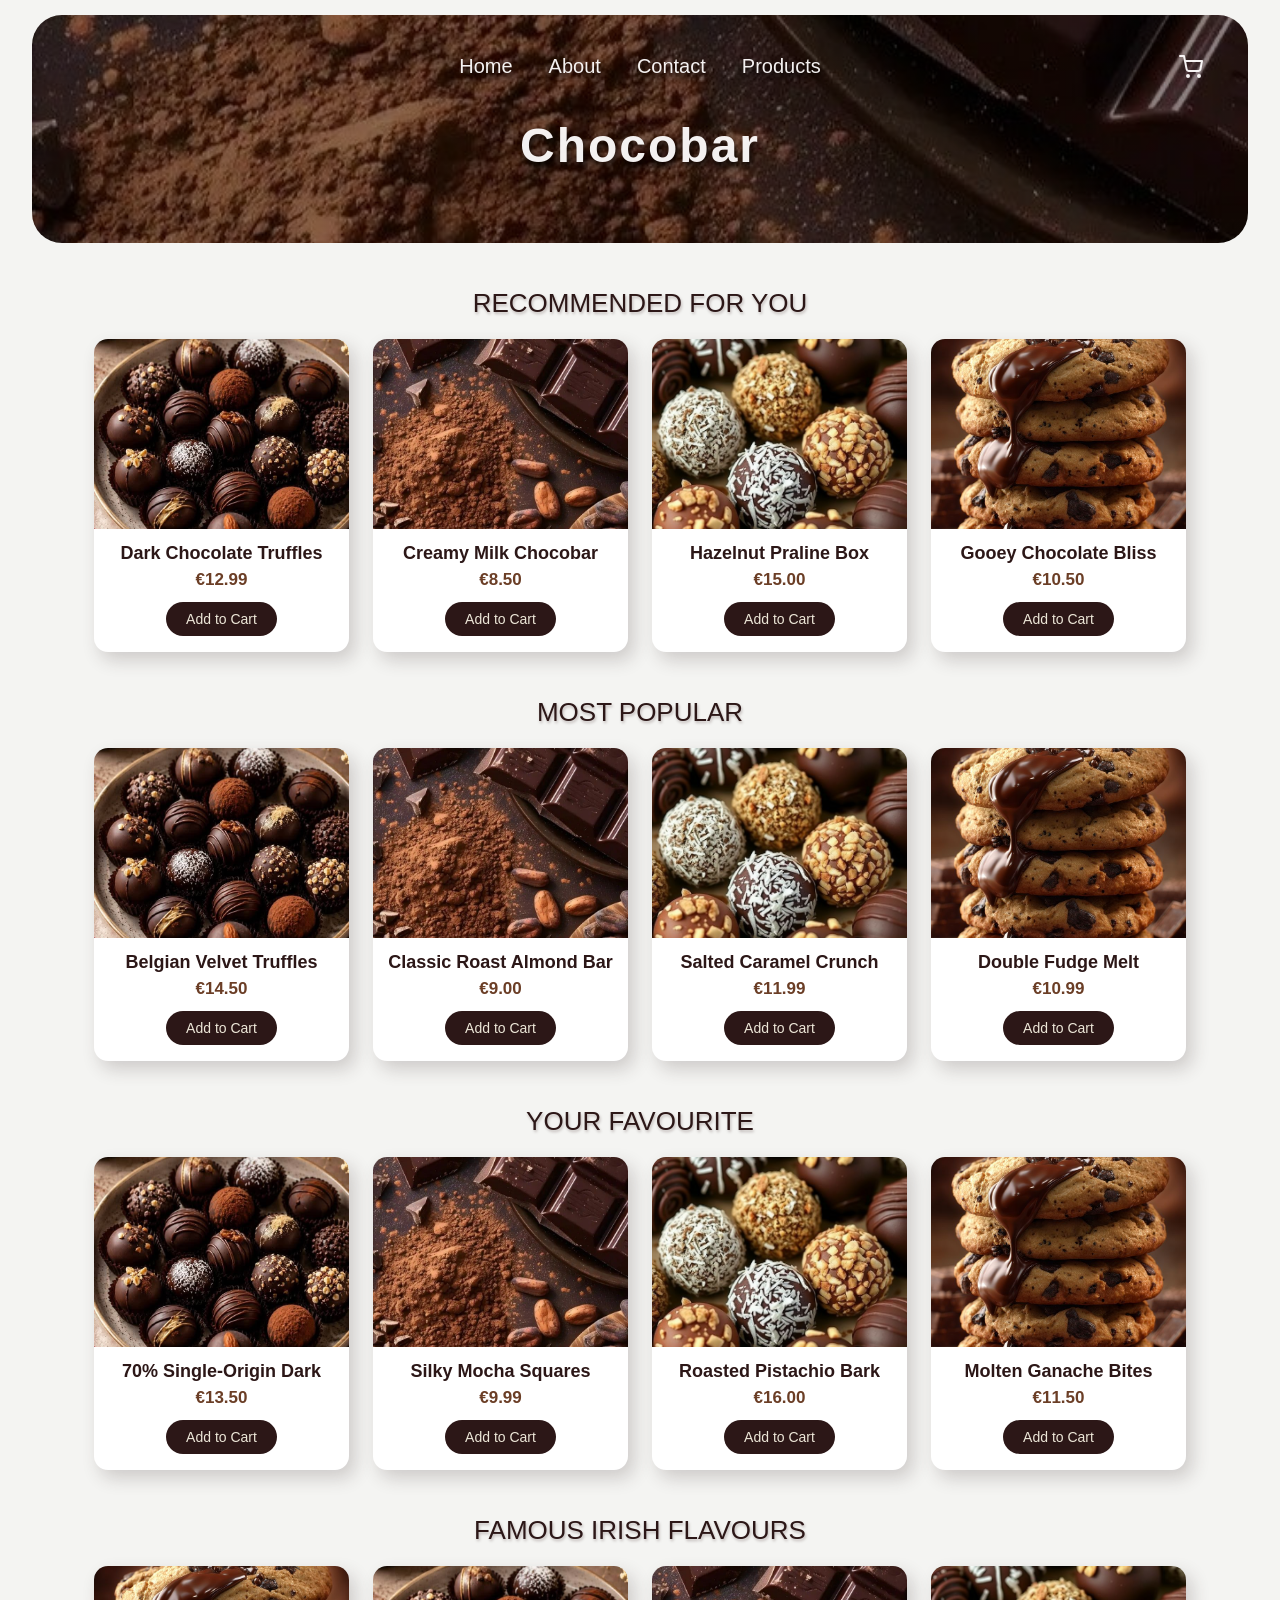
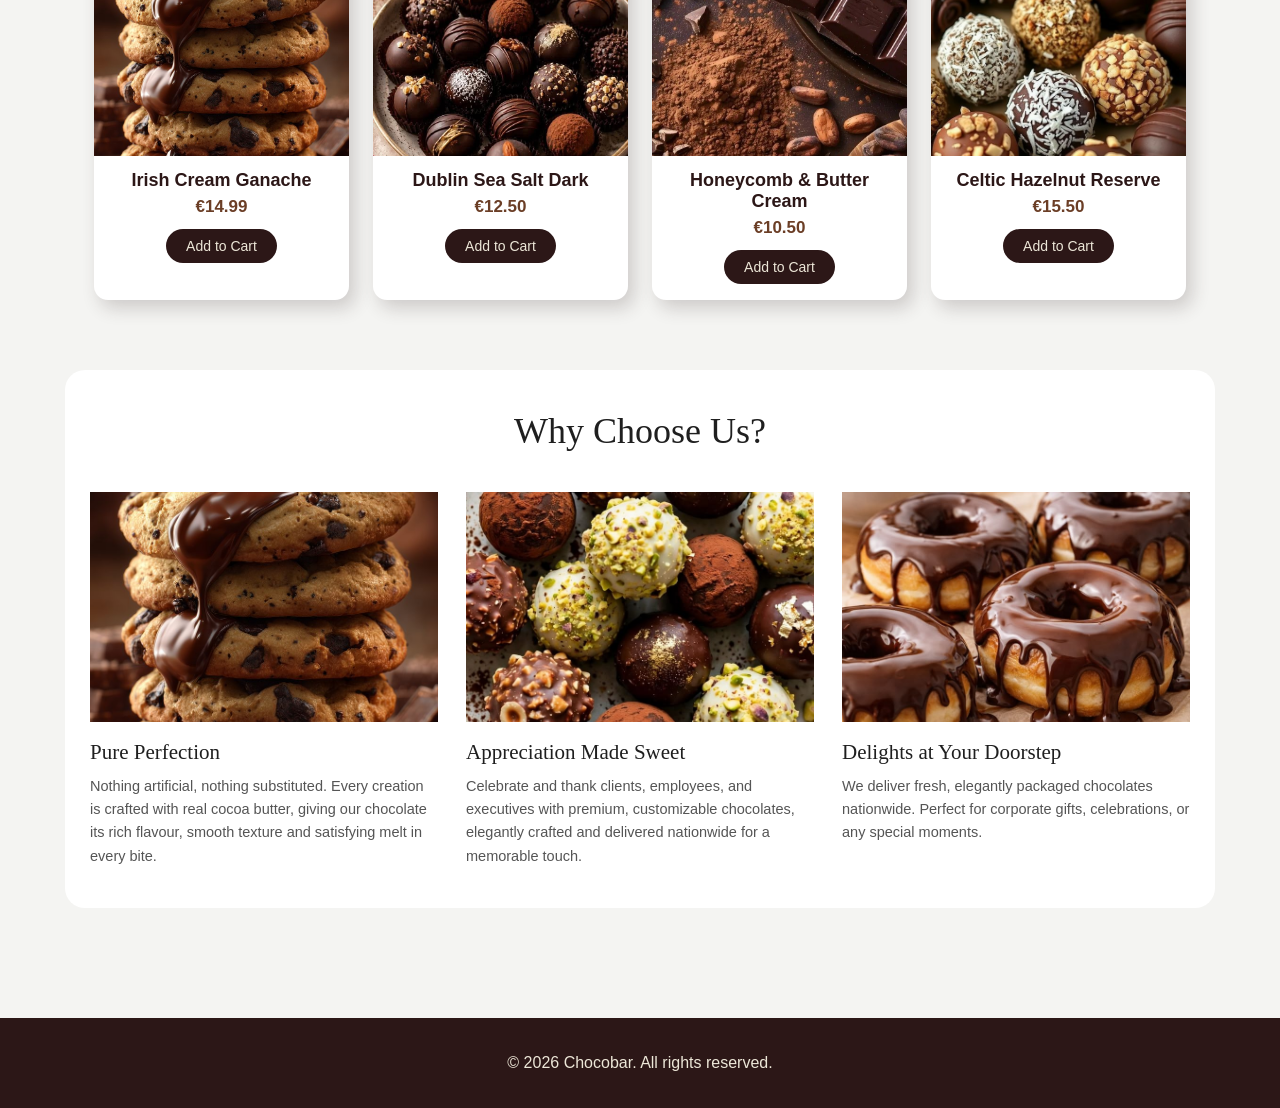
<file: index.html>
<!DOCTYPE html>
<html lang="en">

<head>
  <meta charset="UTF-8">
  <meta name="viewport" content="width=device-width, initial-scale=1.0">
  <title>Chocobar | Handcrafted Luxury Chocolates</title>
  <link rel="stylesheet" href="main.css">
  <link rel="stylesheet" href="index.css">
</head>

<body>
 <header class="header">
  <nav class="navbar">
    <ul class="nav-links">
      <li><a href="index.html">Home</a></li>
      <li><a href="about.html">About</a></li>
      <li><a href="contact.html">Contact</a></li>
      <li><a href="products.html">Products</a></li> 
    </ul>

    <a href="cart.html" class="cart-link" aria-label="View Cart">
      <svg xmlns="http://w3.org" width="24" height="24" viewBox="0 0 24 24" fill="none" stroke="currentColor" stroke-width="2" stroke-linecap="round" stroke-linejoin="round">
        <circle cx="9" cy="21" r="1"></circle>
        <circle cx="20" cy="21" r="1"></circle>
        <path d="M1 1h4l2.68 13.39a2 2 0 0 0 2 1.61h9.72a2 2 0 0 0 2-1.61L23 6H6"></path>
      </svg>
    </a>
  </nav>
  <h1>Chocobar</h1>
</header>


  <main>
    <!-- Section 1: Recommended For You -->
    <section class="recommendation">
      <h3>RECOMMENDED FOR YOU</h3>
      <div class="image-grid">
        <div class="product-card">
          <img src="Images/1.jpg" alt="Assorted dark chocolate truffles">
          <h4>Dark Chocolate Truffles</h4>
          <p class="price">€12.99</p>
          <button type="button" class="add-to-cart" onclick="addToCart('Dark Chocolate Truffles', 12.99)">Add to Cart</button>
        </div>

        <div class="product-card">
          <img src="Images/2.jpg" alt="Creamy milk chocolate bar">
          <h4>Creamy Milk Chocobar</h4>
          <p class="price">€8.50</p>
          <button type="button" class="add-to-cart" onclick="addToCart('Creamy Milk Chocobar', 8.50)">Add to Cart</button>
        </div>

        <div class="product-card">
          <img src="Images/3.jpg" alt="Roasted hazelnut praline chocolates">
          <h4>Hazelnut Praline Box</h4>
          <p class="price">€15.00</p>
          <button type="button" class="add-to-cart" onclick="addToCart('Hazelnut Praline Box', 15.00)">Add to Cart</button>
        </div>

        <div class="product-card">
          <img src="Images/8.jpg" alt="Gooey chocolate bliss cookies">
          <h4>Gooey Chocolate Bliss</h4>
          <p class="price">€10.50</p>
          <button type="button" class="add-to-cart" onclick="addToCart('Gooey Chocolate Bliss', 10.50)">Add to Cart</button>
        </div>
      </div>
    </section>

    <!-- Section 2: Most Popular -->
    <section class="popular">
      <h3>MOST POPULAR</h3>
      <div class="image-grid">
        <div class="product-card">
          <img src="Images/1.jpg" alt="Belgian Velvet Truffles">
          <h4>Belgian Velvet Truffles</h4>
          <p class="price">€14.50</p>
          <button type="button" class="add-to-cart" onclick="addToCart('Belgian Velvet Truffles', 14.50)">Add to Cart</button>
        </div>

        <div class="product-card">
          <img src="Images/2.jpg" alt="Classic Roast Almond Bar">
          <h4>Classic Roast Almond Bar</h4>
          <p class="price">€9.00</p>
          <button type="button" class="add-to-cart" onclick="addToCart('Classic Roast Almond Bar', 9.00)">Add to Cart</button>
        </div>

        <div class="product-card">
          <img src="Images/3.jpg" alt="Salted Caramel Crunch">
          <h4>Salted Caramel Crunch</h4>
          <p class="price">€11.99</p>
          <button type="button" class="add-to-cart" onclick="addToCart('Salted Caramel Crunch', 11.99)">Add to Cart</button>
        </div>

        <div class="product-card">
          <img src="Images/8.jpg" alt="Double Fudge Melt">
          <h4>Double Fudge Melt</h4>
          <p class="price">€10.99</p>
          <button type="button" class="add-to-cart" onclick="addToCart('Double Fudge Melt', 10.99)">Add to Cart</button>
        </div>
      </div>
    </section>

    <!-- Section 3: Your Favourite -->
    <section class="favourite">
      <h3>YOUR FAVOURITE</h3>
      <div class="image-grid">
        <div class="product-card">
          <img src="Images/1.jpg" alt="70% Single-Origin Dark">
          <h4>70% Single-Origin Dark</h4>
          <p class="price">€13.50</p>
          <button type="button" class="add-to-cart" onclick="addToCart('70% Single-Origin Dark', 13.50)">Add to Cart</button>
        </div>

        <div class="product-card">
          <img src="Images/2.jpg" alt="Silky Mocha Squares">
          <h4>Silky Mocha Squares</h4>
          <p class="price">€9.99</p>
          <button type="button" class="add-to-cart" onclick="addToCart('Silky Mocha Squares', 9.99)">Add to Cart</button>
        </div>

        <div class="product-card">
          <img src="Images/3.jpg" alt="Roasted Pistachio Bark">
          <h4>Roasted Pistachio Bark</h4>
          <p class="price">€16.00</p>
          <button type="button" class="add-to-cart" onclick="addToCart('Roasted Pistachio Bark', 16.00)">Add to Cart</button>
        </div>

        <div class="product-card">
          <img src="Images/8.jpg" alt="Molten Ganache Bites">
          <h4>Molten Ganache Bites</h4>
          <p class="price">€11.50</p>
          <button type="button" class="add-to-cart" onclick="addToCart('Molten Ganache Bites', 11.50)">Add to Cart</button>
        </div>
      </div>
    </section>

    <!-- Section 4: Famous Irish Flavours -->
    <section class="irish">
      <h3>FAMOUS IRISH FLAVOURS</h3>
      <div class="image-grid">
        <div class="product-card">
          <img src="Images/8.jpg" alt="Irish Cream Ganache">
          <h4>Irish Cream Ganache</h4>
          <p class="price">€14.99</p>
          <button type="button" class="add-to-cart" onclick="addToCart('Irish Cream Ganache', 14.99)">Add to Cart</button>
        </div>

        <div class="product-card">
          <img src="Images/1.jpg" alt="Dublin Sea Salt Dark">
          <h4>Dublin Sea Salt Dark</h4>
          <p class="price">€12.50</p>
          <button type="button" class="add-to-cart" onclick="addToCart('Dublin Sea Salt Dark', 12.50)">Add to Cart</button>
        </div>

        <div class="product-card">
          <img src="Images/2.jpg" alt="Honeycomb & Butter Cream">
          <h4>Honeycomb &amp; Butter Cream</h4>
          <p class="price">€10.50</p>
          <button type="button" class="add-to-cart" onclick="addToCart('Honeycomb & Butter Cream', 10.50)">Add to Cart</button>
        </div>

        <div class="product-card">
          <img src="Images/3.jpg" alt="Celtic Hazelnut Reserve">
          <h4>Celtic Hazelnut Reserve</h4>
          <p class="price">€15.50</p>
          <button type="button" class="add-to-cart" onclick="addToCart('Celtic Hazelnut Reserve', 15.50)">Add to Cart</button>
        </div>
      </div>
    </section>

    <!-- Why Choose Us Section -->
    <section class="why-choose-us">
      <h2>Why Choose Us?</h2>

      <div class="features-container">
        <figure class="feature-card">
          <img src="Images/8.jpg" alt="Handcrafted chocolate tempering">
          <figcaption>
            <h3>Pure Perfection</h3>
            <p>Nothing artificial, nothing substituted. Every creation is crafted with real cocoa butter, giving our chocolate its rich flavour, smooth texture and satisfying melt in every bite.</p>
          </figcaption>
        </figure>

        <figure class="feature-card">
          <img src="Images/6.jpg" alt="Luxury chocolate gift boxes">
          <figcaption>
            <h3>Appreciation Made Sweet</h3>
            <p>Celebrate and thank clients, employees, and executives with premium, customizable chocolates, elegantly crafted and delivered nationwide for a memorable touch.</p>
          </figcaption>
        </figure>

        <figure class="feature-card">
          <img src="Images/7.jpg" alt="Chocolate gift box delivered at doorstep">
          <figcaption>
            <h3>Delights at Your Doorstep</h3>
            <p>We deliver fresh, elegantly packaged chocolates nationwide. Perfect for corporate gifts, celebrations, or any special moments.</p>
          </figcaption>
        </figure>
      </div>
    </section>
  </main>

  <footer>
    <p>&copy; 2026 Chocobar. All rights reserved.</p>
  </footer>

  <script src="cart.js"></script>
</body>

</html>
</file>
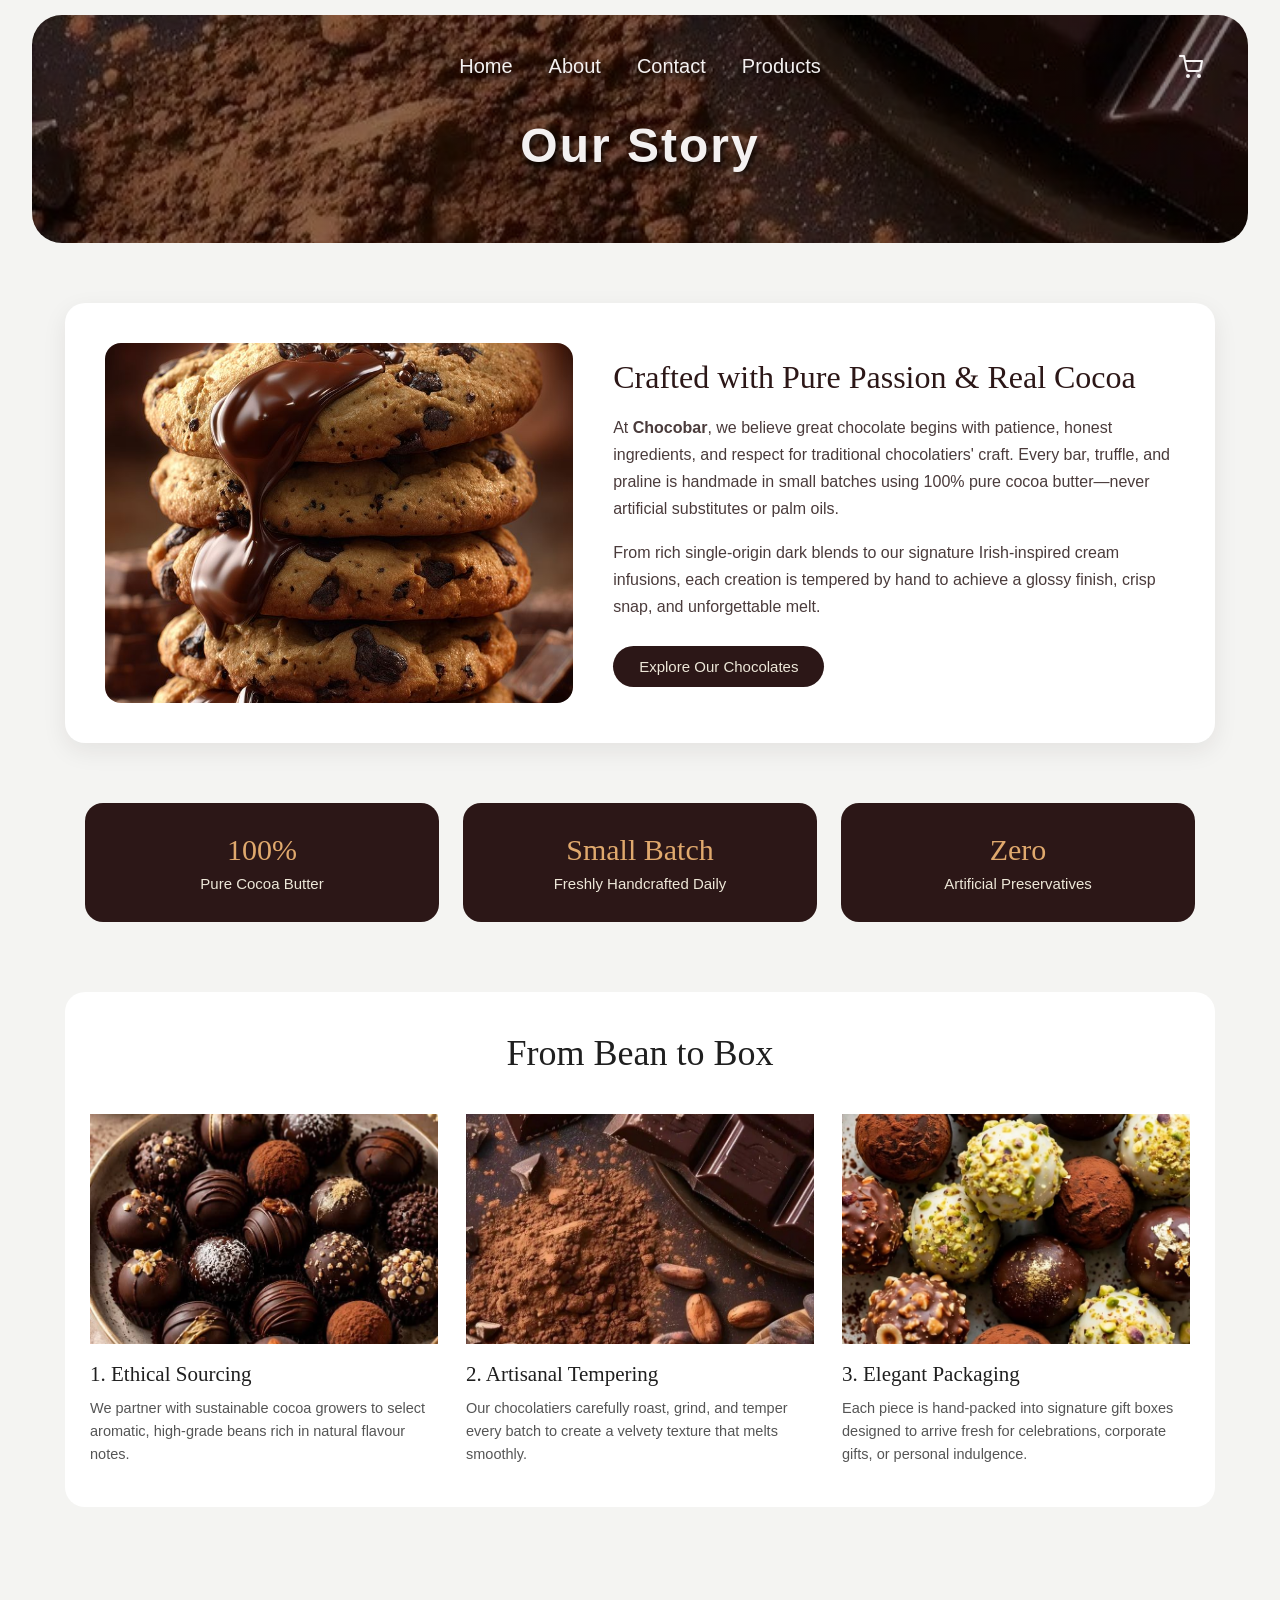
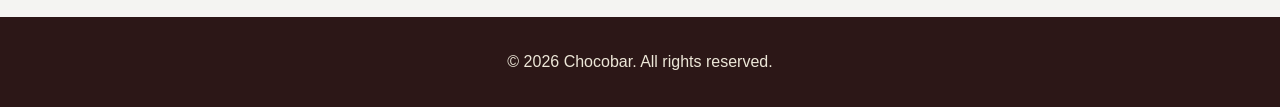
<file: about.html>
<!DOCTYPE html>
<html lang="en">

<head>
  <meta charset="UTF-8">
  <meta name="viewport" content="width=device-width, initial-scale=1.0">
  <title>About Us | Chocobar</title>
  <link rel="stylesheet" href="main.css">
  <link rel="stylesheet" href="about.css">
</head>


<body>
  <header class="header">
    <nav class="navbar">
      <ul class="nav-links">
        <li><a href="index.html">Home</a></li>
        <li><a href="about.html">About</a></li>
        <li><a href="contact.html">Contact</a></li>
    <li><a href="products.html">Products</a></li>  
    </ul>

      <a href="cart.html" class="cart-link" aria-label="View Cart">
        <svg xmlns="http://w3.org" width="24" height="24" viewBox="0 0 24 24" fill="none" stroke="currentColor" stroke-width="2" stroke-linecap="round" stroke-linejoin="round">
          <circle cx="9" cy="21" r="1"></circle>
          <circle cx="20" cy="21" r="1"></circle>
          <path d="M1 1h4l2.68 13.39a2 2 0 0 0 2 1.61h9.72a2 2 0 0 0 2-1.61L23 6H6"></path>
        </svg>
      </a>
    </nav>
    <h1>Our Story</h1>
  </header>

  <main>
    <!-- Brand Story Section (Image + Text Side by Side) -->
    <section class="about-story">
      <div class="about-image">
        <img src="Images/8.jpg" alt="Handcrafted chocolate making at Chocobar">
      </div>

      <div class="about-text">
        <h2>Crafted with Pure Passion &amp; Real Cocoa</h2>
        <p>
          At <strong>Chocobar</strong>, we believe great chocolate begins with patience, honest ingredients, and respect for traditional chocolatiers' craft. Every bar, truffle, and praline is handmade in small batches using 100% pure cocoa butter—never artificial substitutes or palm oils.
        </p>
        <p>
          From rich single-origin dark blends to our signature Irish-inspired cream infusions, each creation is tempered by hand to achieve a glossy finish, crisp snap, and unforgettable melt.
        </p>
        <a href="index.html" class="cta-btn">Explore Our Chocolates</a>
      </div>
    </section>

    <!-- Core Values / Numbers Strip -->
    <section class="about-highlights">
      <div class="highlight-box">
        <h3>100%</h3>
        <p>Pure Cocoa Butter</p>
      </div>
      <div class="highlight-box">
        <h3>Small Batch</h3>
        <p>Freshly Handcrafted Daily</p>
      </div>
      <div class="highlight-box">
        <h3>Zero</h3>
        <p>Artificial Preservatives</p>
      </div>
    </section>

    <!-- 3-Step Process Section -->
    <section class="why-choose-us">
      <h2>From Bean to Box</h2>

      <div class="features-container">
        <figure class="feature-card">
          <img src="Images/1.jpg" alt="Ethical cocoa sourcing">
          <figcaption>
            <h3>1. Ethical Sourcing</h3>
            <p>We partner with sustainable cocoa growers to select aromatic, high-grade beans rich in natural flavour notes.</p>
          </figcaption>
        </figure>

        <figure class="feature-card">
          <img src="Images/2.jpg" alt="Artisanal chocolate tempering">
          <figcaption>
            <h3>2. Artisanal Tempering</h3>
            <p>Our chocolatiers carefully roast, grind, and temper every batch to create a velvety texture that melts smoothly.</p>
          </figcaption>
        </figure>

        <figure class="feature-card">
          <img src="Images/6.jpg" alt="Luxury gift packaging">
          <figcaption>
            <h3>3. Elegant Packaging</h3>
            <p>Each piece is hand-packed into signature gift boxes designed to arrive fresh for celebrations, corporate gifts, or personal indulgence.</p>
          </figcaption>
        </figure>
      </div>
    </section>
  </main>

  <footer>
    <p>&copy; 2026 Chocobar. All rights reserved.</p>
  </footer>

  <script src="cart.js"></script>
</body>

</html>
</file>
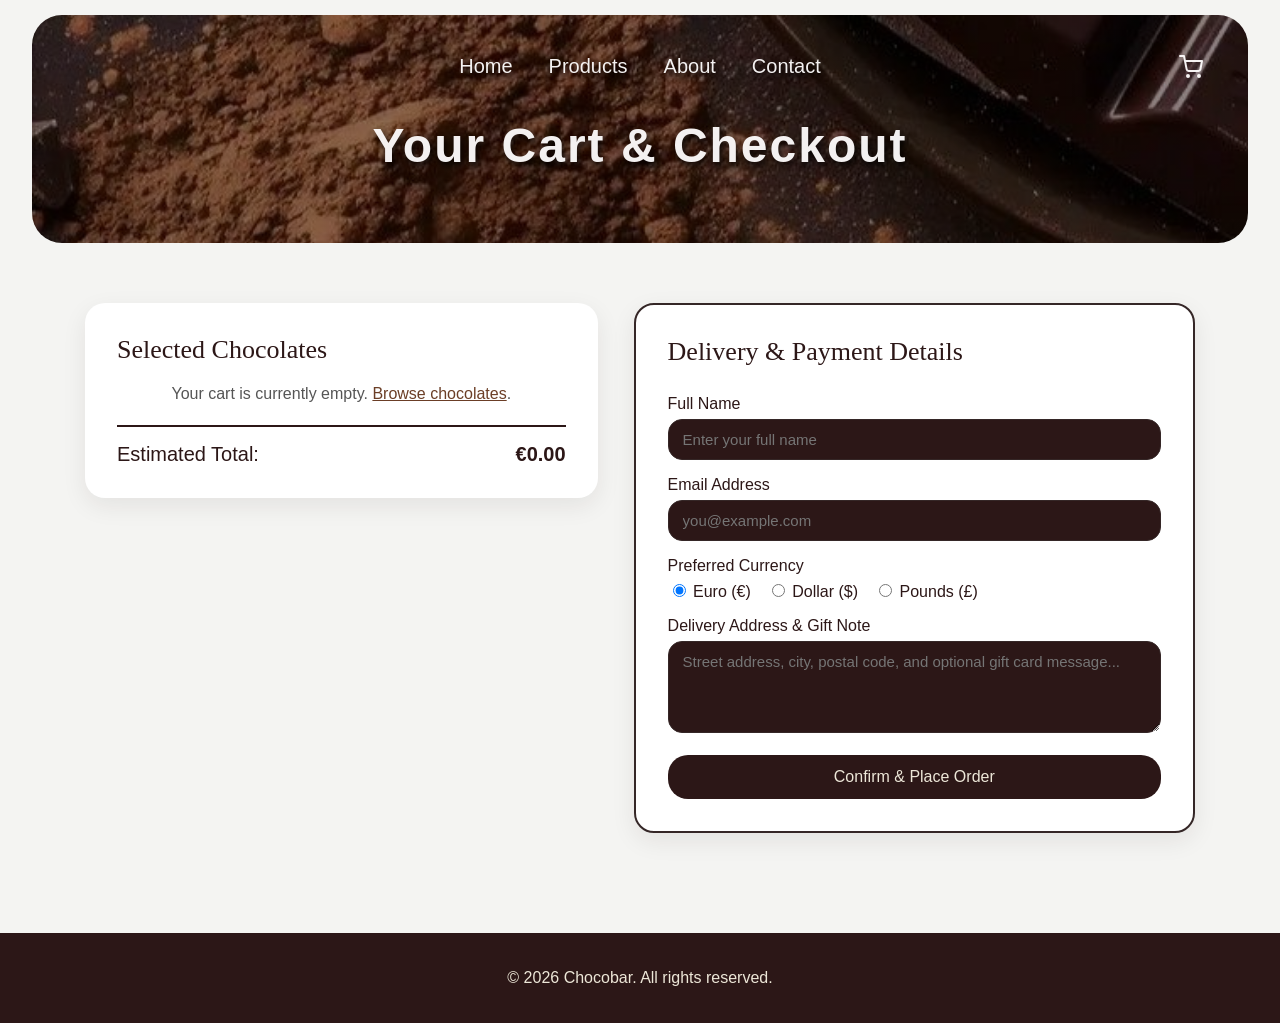
<file: cart.html>
<!DOCTYPE html>
<html lang="en">

<head>
  <meta charset="UTF-8">
  <meta name="viewport" content="width=device-width, initial-scale=1.0">
  <title>Checkout | Chocobar</title>
  <link rel="stylesheet" href="main.css">
  <link rel="stylesheet" href="cart.css">
</head>

<body>
  <header class="header">
    <nav class="navbar">
      <ul class="nav-links">
        <li><a href="index.html">Home</a></li>
        <li><a href="products.html">Products</a></li>
        <li><a href="about.html">About</a></li>
        <li><a href="contact.html">Contact</a></li>
      </ul>

      <a href="cart.html" class="cart-link" aria-label="View Cart">
        <svg xmlns="http://w3.org" width="24" height="24" viewBox="0 0 24 24" fill="none" stroke="currentColor" stroke-width="2" stroke-linecap="round" stroke-linejoin="round">
          <circle cx="9" cy="21" r="1"></circle>
          <circle cx="20" cy="21" r="1"></circle>
          <path d="M1 1h4l2.68 13.39a2 2 0 0 0 2 1.61h9.72a2 2 0 0 0 2-1.61L23 6H6"></path>
        </svg>
      </a>
    </nav>
    <h1>Your Cart &amp; Checkout</h1>
  </header>

  <main>
    <section class="checkout-container">
      <!-- Left: Cart Items Summary -->
      <div class="cart-summary-box">
        <h2>Selected Chocolates</h2>
        <div id="cart-items"></div>
        <div class="total-bar">
          <span>Estimated Total:</span>
          <strong id="cart-total">€0.00</strong>
        </div>
      </div>

      <!-- Right: Checkout Form -->
      <div class="checkout-form-box">
        <h2>Delivery &amp; Payment Details</h2>
        <form onsubmit="completeOrder(event)">
          <div class="form-group">
            <label for="username">Full Name</label>
            <input type="text" id="username" placeholder="Enter your full name" required>
          </div>

          <div class="form-group">
            <label for="email">Email Address</label>
            <input type="email" id="email" placeholder="you@example.com" required>
          </div>

          <div class="form-group">
            <label>Preferred Currency</label>
            <div class="radio-row">
              <label><input type="radio" name="currency" value="euro" checked> Euro (€)</label>
              <label><input type="radio" name="currency" value="dollar"> Dollar ($)</label>
              <label><input type="radio" name="currency" value="pounds"> Pounds (£)</label>
            </div>
          </div>

          <div class="form-group">
            <label for="address">Delivery Address &amp; Gift Note</label>
            <textarea id="address" rows="4" placeholder="Street address, city, postal code, and optional gift card message..." required></textarea>
          </div>

          <button type="submit" class="place-order-btn">Confirm &amp; Place Order</button>
        </form>
      </div>
    </section>
  </main>

  <footer>
    <p>&copy; 2026 Chocobar. All rights reserved.</p>
  </footer>

  <script src="cart.js"></script>
</body>

</html>
</file>
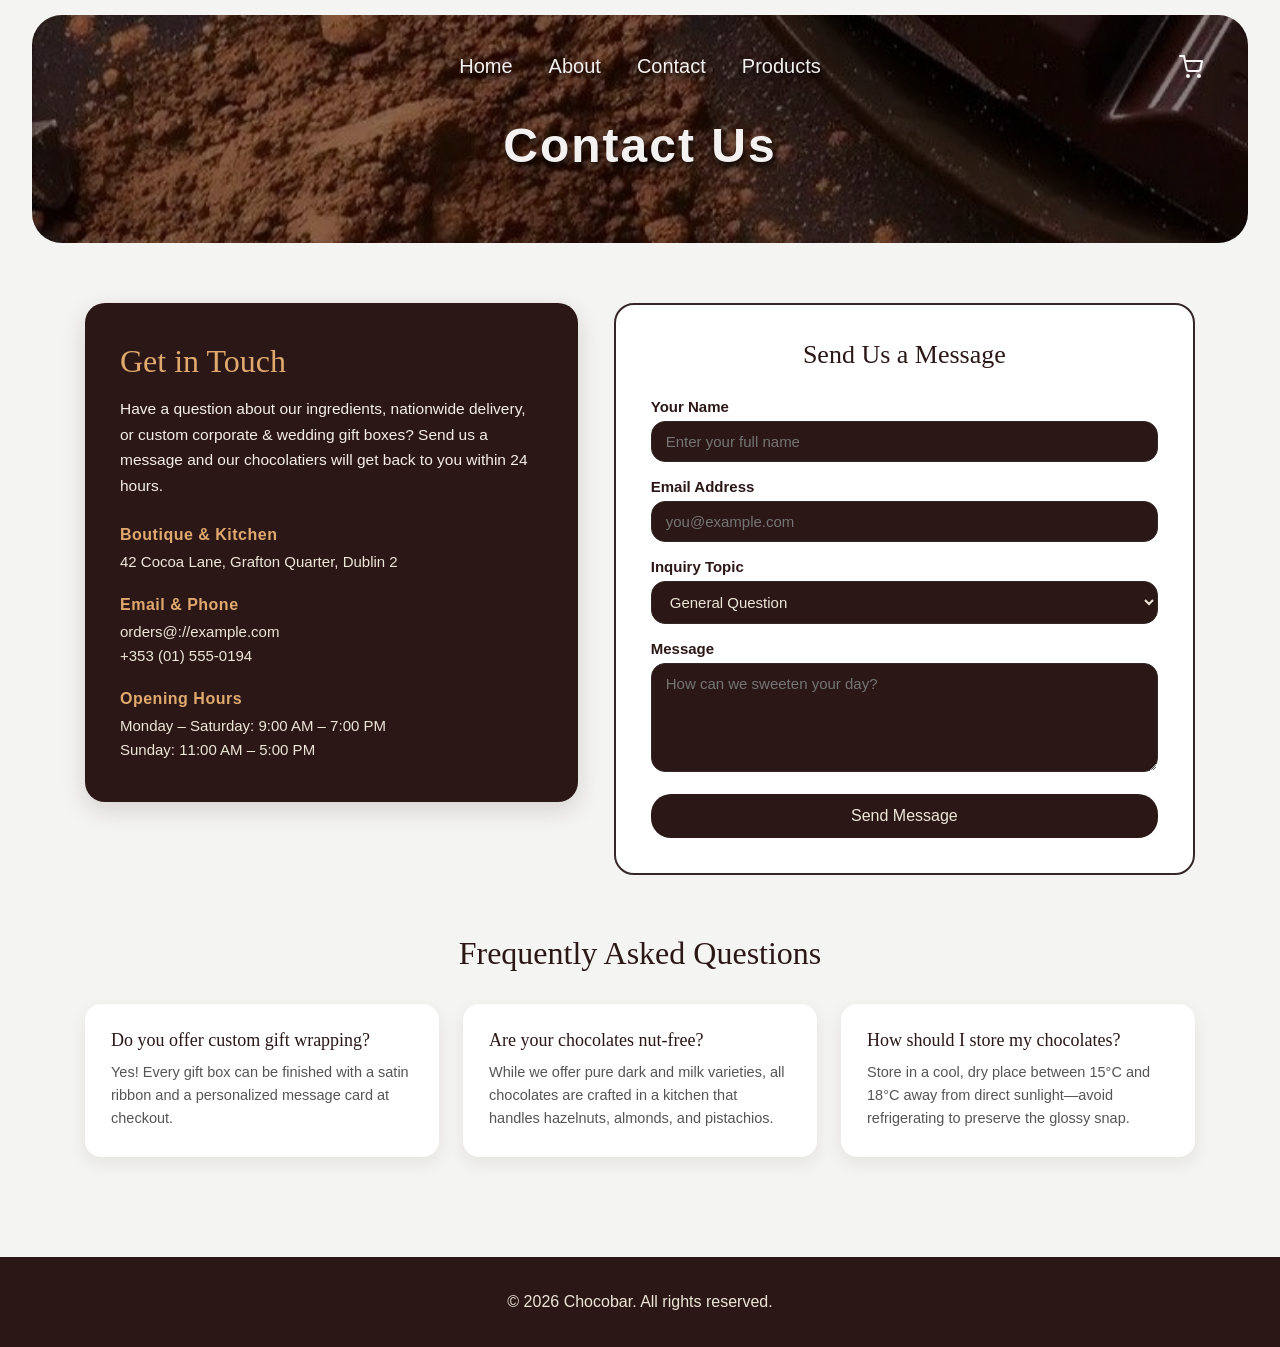
<file: contact.html>
<!DOCTYPE html>
<html lang="en">

<head>
  <meta charset="UTF-8">
  <meta name="viewport" content="width=device-width, initial-scale=1.0">
  <title>Contact Us | Chocobar</title>
  <link rel="stylesheet" href="main.css">
  <link rel="stylesheet" href="contact.css">
</head>

<body>
  <header class="header">
    <nav class="navbar">
      <ul class="nav-links">
        <li><a href="index.css">Home</a></li>
        <li><a href="about.html">About</a></li>
        <li><a href="contact.html">Contact</a></li>
    <li><a href="products.html">Products</a></li>  
    </ul>

      <a href="cart.html" class="cart-link" aria-label="View Cart">
        <svg xmlns="http://w3.org" width="24" height="24" viewBox="0 0 24 24" fill="none" stroke="currentColor" stroke-width="2" stroke-linecap="round" stroke-linejoin="round">
          <circle cx="9" cy="21" r="1"></circle>
          <circle cx="20" cy="21" r="1"></circle>
          <path d="M1 1h4l2.68 13.39a2 2 0 0 0 2 1.61h9.72a2 2 0 0 0 2-1.61L23 6H6"></path>
        </svg>
      </a>
    </nav>
    <h1>Contact Us</h1>
  </header>

  <main>
    <section class="contact-wrapper">
      <!-- Left Side: Store & Gifting Info -->
      <div class="contact-info">
        <h2>Get in Touch</h2>
        <p>
          Have a question about our ingredients, nationwide delivery, or custom corporate &amp; wedding gift boxes? Send us a message and our chocolatiers will get back to you within 24 hours.
        </p>

        <div class="info-item">
          <h4>Boutique &amp; Kitchen</h4>
          <p>42 Cocoa Lane, Grafton Quarter, Dublin 2</p>
        </div>

        <div class="info-item">
          <h4>Email &amp; Phone</h4>
          <p>orders@://example.com<br>+353 (01) 555-0194</p>
        </div>

        <div class="info-item">
          <h4>Opening Hours</h4>
          <p>Monday – Saturday: 9:00 AM – 7:00 PM<br>Sunday: 11:00 AM – 5:00 PM</p>
        </div>
      </div>

      <!-- Right Side: Inquiry Form -->
      <div class="contact-form-box">
        <h3>Send Us a Message</h3>
        <form onsubmit="submitContactForm(event)">
          <div class="form-group">
            <label for="contact-name">Your Name</label>
            <input type="text" id="contact-name" placeholder="Enter your full name" required>
          </div>

          <div class="form-group">
            <label for="contact-email">Email Address</label>
            <input type="email" id="contact-email" placeholder="you@example.com" required>
          </div>

          <div class="form-group">
            <label for="inquiry-type">Inquiry Topic</label>
            <select id="inquiry-type">
              <option value="general">General Question</option>
              <option value="corporate">Corporate &amp; Bulk Gifting</option>
              <option value="custom-box">Custom Event / Wedding Box</option>
              <option value="delivery">Order &amp; Delivery Support</option>
            </select>
          </div>

          <div class="form-group">
            <label for="contact-message">Message</label>
            <textarea id="contact-message" rows="5" placeholder="How can we sweeten your day?" required></textarea>
          </div>

          <button type="submit">Send Message</button>
        </form>
      </div>
    </section>

    <!-- Quick FAQ Strip -->
    <section class="faq-section">
      <h2>Frequently Asked Questions</h2>
      <div class="faq-grid">
        <div class="faq-card">
          <h4>Do you offer custom gift wrapping?</h4>
          <p>Yes! Every gift box can be finished with a satin ribbon and a personalized message card at checkout.</p>
        </div>

        <div class="faq-card">
          <h4>Are your chocolates nut-free?</h4>
          <p>While we offer pure dark and milk varieties, all chocolates are crafted in a kitchen that handles hazelnuts, almonds, and pistachios.</p>
        </div>

        <div class="faq-card">
          <h4>How should I store my chocolates?</h4>
          <p>Store in a cool, dry place between 15°C and 18°C away from direct sunlight—avoid refrigerating to preserve the glossy snap.</p>
        </div>
      </div>
    </section>
  </main>

  <footer>
    <p>&copy; 2026 Chocobar. All rights reserved.</p>
  </footer>

  <script>
    function submitContactForm(event) {
      event.preventDefault();
      const name = document.getElementById("contact-name").value;
      alert(`Thank you, ${name}! Your message has been received. We will reply shortly.`);
      event.target.reset();
    }
  </script>
</body>

</html>
</file>
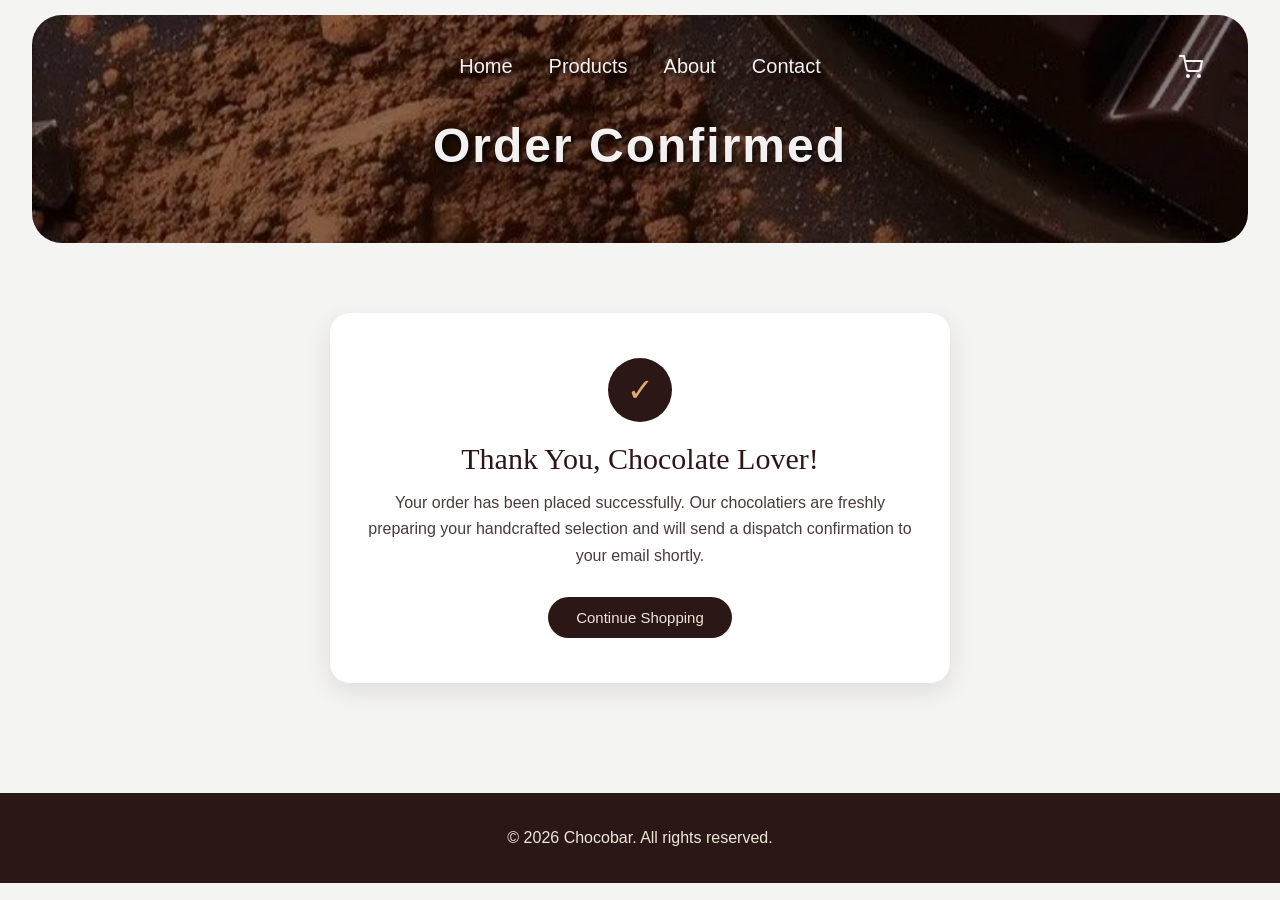
<file: order_complete.html>
<!DOCTYPE html>
<html lang="en">

<head>
  <meta charset="UTF-8">
  <meta name="viewport" content="width=device-width, initial-scale=1.0">
  <title>Order Complete | Chocobar</title>
  <link rel="stylesheet" href="main.css">
</head>

<body>
  <header class="header">
    <nav class="navbar">
      <ul class="nav-links">
        <li><a href="index.html">Home</a></li>
        <li><a href="products.html">Products</a></li>
        <li><a href="about.html">About</a></li>
        <li><a href="contact.html">Contact</a></li>
      </ul>

      <a href="cart.html" class="cart-link" aria-label="View Cart">
        <svg xmlns="http://w3.org" width="24" height="24" viewBox="0 0 24 24" fill="none" stroke="currentColor" stroke-width="2" stroke-linecap="round" stroke-linejoin="round">
          <circle cx="9" cy="21" r="1"></circle>
          <circle cx="20" cy="21" r="1"></circle>
          <path d="M1 1h4l2.68 13.39a2 2 0 0 0 2 1.61h9.72a2 2 0 0 0 2-1.61L23 6H6"></path>
        </svg>
      </a>
    </nav>
    <h1>Order Confirmed</h1>
  </header>

  <main>
    <section style="max-width: 620px; margin: 70px auto; background: #ffffff; padding: 45px 35px; border-radius: 20px; text-align: center; box-shadow: 0 8px 24px rgba(44, 23, 23, 0.1);">
      <div style="width: 64px; height: 64px; background: #2c1717; color: #e0a96d; border-radius: 50%; display: flex; align-items: center; justify-content: center; font-size: 32px; margin: 0 auto 20px auto;">
        &#10003;
      </div>
      <h2 style="font-family: Georgia, serif; font-weight: normal; font-size: 30px; margin: 0 0 14px 0;">
        Thank You, <span id="customer-name">Chocolate Lover</span>!
      </h2>
      <p style="font-size: 16px; line-height: 1.65; color: #4a3b3b; margin: 0 0 28px 0;">
        Your order has been placed successfully. Our chocolatiers are freshly preparing your handcrafted selection and will send a dispatch confirmation to your email shortly.
      </p>
      <a href="products.html" style="display: inline-block; background: #2c1717; color: #ede7d8; padding: 12px 28px; border-radius: 22px; text-decoration: none; font-size: 15px;">
        Continue Shopping
      </a>
    </section>
  </main>

  <footer>
    <p>&copy; 2026 Chocobar. All rights reserved.</p>
  </footer>

  <script>
    const savedName = localStorage.getItem("lastCustomerName");
    if (savedName) {
      document.getElementById("customer-name").textContent = savedName;
    }
  </script>
</body>

</html>
</file>
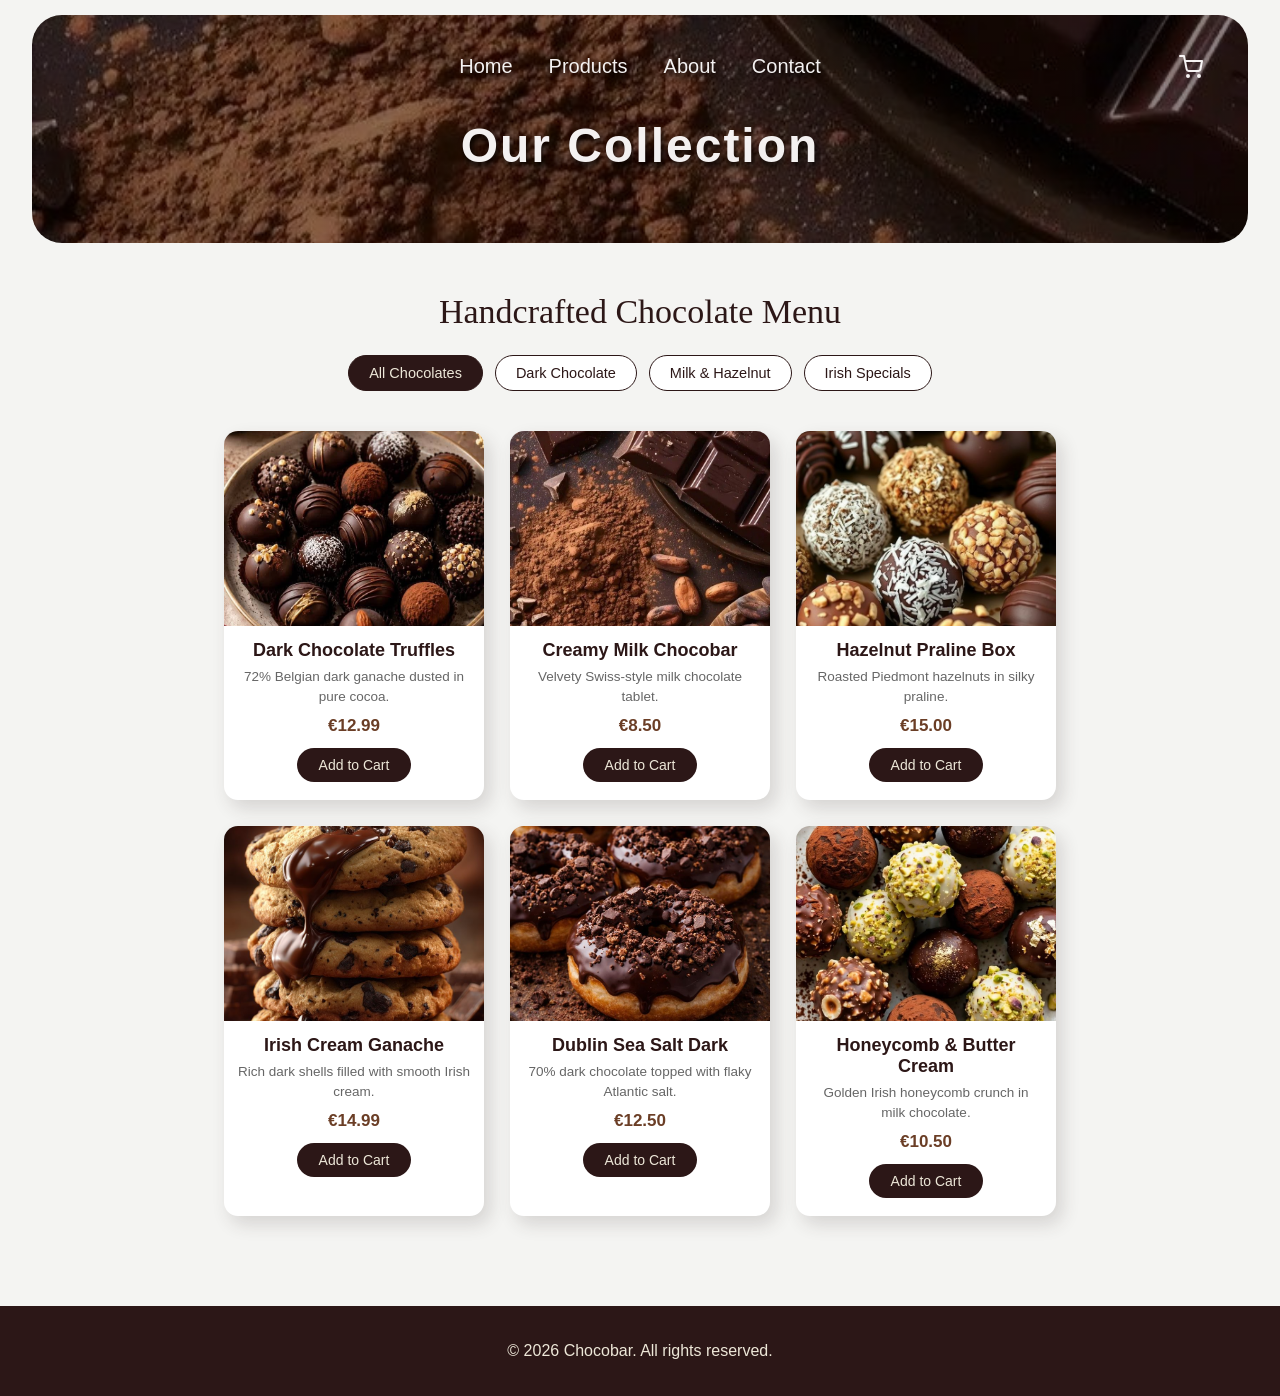
<file: products.html>
<!DOCTYPE html>
<html lang="en">

<head>
  <meta charset="UTF-8">
  <meta name="viewport" content="width=device-width, initial-scale=1.0">
  <title>Our Chocolates | Chocobar</title>
  <link rel="stylesheet" href="main.css">
  <link rel="stylesheet" href="products.css">
</head>

<body>
  <header class="header">
    <nav class="navbar">
      <ul class="nav-links">
        <li><a href="index.html">Home</a></li>
        <li><a href="products.html">Products</a></li>
        <li><a href="about.html">About</a></li>
        <li><a href="contact.html">Contact</a></li>
      </ul>

      <a href="cart.html" class="cart-link" aria-label="View Cart">
        <svg xmlns="http://w3.org" width="24" height="24" viewBox="0 0 24 24" fill="none" stroke="currentColor" stroke-width="2" stroke-linecap="round" stroke-linejoin="round">
          <circle cx="9" cy="21" r="1"></circle>
          <circle cx="20" cy="21" r="1"></circle>
          <path d="M1 1h4l2.68 13.39a2 2 0 0 0 2 1.61h9.72a2 2 0 0 0 2-1.61L23 6H6"></path>
        </svg>
      </a>
    </nav>
    <h1>Our Collection</h1>
  </header>

  <main>
    <section class="catalog-section">
      <h2>Handcrafted Chocolate Menu</h2>

      <!-- Filter Buttons -->
      <div class="filter-bar">
        <button type="button" class="filter-btn active" onclick="filterProducts('all', this)">All Chocolates</button>
        <button type="button" class="filter-btn" onclick="filterProducts('dark', this)">Dark Chocolate</button>
        <button type="button" class="filter-btn" onclick="filterProducts('milk', this)">Milk &amp; Hazelnut</button>
        <button type="button" class="filter-btn" onclick="filterProducts('irish', this)">Irish Specials</button>
      </div>

      <!-- Product Grid -->
      <div class="products-grid">
        <div class="product-card" data-category="dark">
          <img src="Images/1.jpg" alt="Dark Chocolate Truffles">
          <h4>Dark Chocolate Truffles</h4>
          <p class="desc">72% Belgian dark ganache dusted in pure cocoa.</p>
          <p class="price">€12.99</p>
          <button type="button" class="add-to-cart" onclick="addToCart('Dark Chocolate Truffles', 12.99)">Add to Cart</button>
        </div>

        <div class="product-card" data-category="milk">
          <img src="Images/2.jpg" alt="Creamy Milk Chocobar">
          <h4>Creamy Milk Chocobar</h4>
          <p class="desc">Velvety Swiss-style milk chocolate tablet.</p>
          <p class="price">€8.50</p>
          <button type="button" class="add-to-cart" onclick="addToCart('Creamy Milk Chocobar', 8.50)">Add to Cart</button>
        </div>

        <div class="product-card" data-category="milk">
          <img src="Images/3.jpg" alt="Hazelnut Praline Box">
          <h4>Hazelnut Praline Box</h4>
          <p class="desc">Roasted Piedmont hazelnuts in silky praline.</p>
          <p class="price">€15.00</p>
          <button type="button" class="add-to-cart" onclick="addToCart('Hazelnut Praline Box', 15.00)">Add to Cart</button>
        </div>

        <div class="product-card" data-category="irish">
          <img src="Images/8.jpg" alt="Irish Cream Ganache">
          <h4>Irish Cream Ganache</h4>
          <p class="desc">Rich dark shells filled with smooth Irish cream.</p>
          <p class="price">€14.99</p>
          <button type="button" class="add-to-cart" onclick="addToCart('Irish Cream Ganache', 14.99)">Add to Cart</button>
        </div>

        <div class="product-card" data-category="dark">
          <img src="Images/5.jpg" alt="Dublin Sea Salt Dark">
          <h4>Dublin Sea Salt Dark</h4>
          <p class="desc">70% dark chocolate topped with flaky Atlantic salt.</p>
          <p class="price">€12.50</p>
          <button type="button" class="add-to-cart" onclick="addToCart('Dublin Sea Salt Dark', 12.50)">Add to Cart</button>
        </div>

        <div class="product-card" data-category="irish">
          <img src="Images/6.jpg" alt="Honeycomb & Butter Cream">
          <h4>Honeycomb &amp; Butter Cream</h4>
          <p class="desc">Golden Irish honeycomb crunch in milk chocolate.</p>
          <p class="price">€10.50</p>
          <button type="button" class="add-to-cart" onclick="addToCart('Honeycomb & Butter Cream', 10.50)">Add to Cart</button>
        </div>
      </div>
    </section>
  </main>

  <footer>
    <p>&copy; 2026 Chocobar. All rights reserved.</p>
  </footer>

  <script src="cart.js"></script>
  <script>
    function filterProducts(category, clickedBtn) {
      document.querySelectorAll(".filter-btn").forEach((btn) => btn.classList.remove("active"));
      clickedBtn.classList.add("active");

      document.querySelectorAll(".product-card").forEach((card) => {
        if (category === "all" || card.dataset.category === category) {
          card.style.display = "block";
        } else {
          card.style.display = "none";
        }
      });
    }
  </script>
</body>

</html>
</file>
<file: main.css>
* {
  box-sizing: border-box;
}

body {
  margin: 0;
  background-color: rgb(244, 244, 242);
  font-family: 'Gill Sans', 'Gill Sans MT', Calibri, 'Trebuchet MS', sans-serif;
  color: #2c1717;
}

header {
  position: relative;
  /* Added dark overlay so white text stays crisp over the chocolate photo */
  background-image: linear-gradient(rgba(0, 0, 0, 0.45), rgba(0, 0, 0, 0.45)), url("Images/2.jpg");
  background-size: cover;       /* Fills the header cleanly without gaps or stretching */
  background-position: center;
  background-repeat: no-repeat;
  color: rgba(255, 253, 253, 0.95);
  text-align: center;
  padding: 30px 20px 60px 20px;
  border-radius: 30px;
  font-size: 20px;
  text-shadow: 2px 4px 6px rgba(0, 0, 0, 0.8);
  width: 95%;
  margin: 15px auto;            /* Centers the 95% wide rounded header */
}

header h1 {
  font-size: 48px;
  margin: 30px 0 10px 0;
  letter-spacing: 2px;
}

.navbar {
  position: relative;
  display: flex;
  align-items: center;
  justify-content: center; /* Keeps Home & About centered */
  padding: 0 20px;
}

.nav-links {
  display: flex;
  align-items: center;
  padding: 0;
  margin: 0;
}

.nav-links li {
  list-style: none;
  padding: 10px 18px;
}


.navbar a {
  text-decoration: none;
  color: rgba(255, 253, 253, 0.95);
  transition: color 0.2s ease;
}

.navbar a:hover {
  color: #e0a96d;               /* Warm caramel gold that pops over dark background */
}

.cart-link {
  position: absolute;
  right: 25px;
  display: inline-flex;
  align-items: center;
}

.cart-link svg {
  transition: transform 0.2s ease;
}

.cart-link:hover svg {
  transform: scale(1.12);
}


main {
  background-color: rgb(244, 244, 242);
  padding-bottom: 40px;
}

footer {
  background-color: #2c1717;
  color: #ede7d8;
  text-align: center;
  padding: 20px;
}
</file>
<file: index.css>
/* Section Headings */
section > h3 {
  text-shadow: 1px 2px 3px rgba(37, 8, 8, 0.25);
  text-align: center;
  font-weight: 400;
  font-size: 26px;
  margin: 45px 0 20px 0;
}

/* Product Cards Grid (4-Column Layout) */
.image-grid {
  display: flex;
  justify-content: center;
  flex-wrap: wrap;
  gap: 24px;
  max-width: 1150px;
  margin: 0 auto 45px auto;
  padding: 0 20px;
}

.product-card {
  background-color: #ffffff;
  width: 255px;
  border-radius: 14px;
  overflow: hidden;
  text-align: center;
  padding-bottom: 16px;
  box-shadow: 6px 8px 18px rgba(56, 42, 42, 0.2);
  transition: transform 0.25s ease;
}

.product-card:hover {
  transform: translateY(-5px);
}

.product-card img {
  width: 100%;
  height: 190px;
  object-fit: cover;
  display: block;
  transition: transform 0.3s ease;
}

.product-card:hover img {
  transform: scale(1.03);
}

.product-card h4 {
  font-size: 18px;
  margin: 14px 10px 6px 10px;
  color: #2c1717;
}

.product-card .price {
  font-size: 17px;
  font-weight: bold;
  color: #6b3e26;
  margin: 0 0 12px 0;
}

.add-to-cart {
  background-color: rgb(44, 23, 23);
  color: rgb(237, 231, 216);
  border: none;
  border-radius: 20px;
  padding: 9px 20px;
  font-size: 14px;
  cursor: pointer;
  transition: background-color 0.2s ease;
}

.add-to-cart:hover {
  background-color: #6b3e26;
}

/* Why Choose Us Section (3-Column Grid) */
.why-choose-us {
  max-width: 1150px;
  margin: 70px auto;
  padding: 40px 25px;
  background-color: #ffffff;
  border-radius: 20px;
  font-family: Arial, sans-serif;
  color: #333;
}

.why-choose-us h2 {
  text-align: center;
  font-family: Georgia, serif;
  font-size: 36px;
  font-weight: normal;
  color: #1f1f1f;
  margin: 0 0 40px 0;
}

.features-container {
  display: flex;
  justify-content: space-between;
  gap: 28px;
}

.feature-card {
  flex: 1;
  margin: 0;
}

.feature-card img {
  width: 100%;
  height: 230px;
  object-fit: cover;
  display: block;
}

.feature-card figcaption {
  text-align: left;
  padding-top: 18px;
}

.feature-card h3 {
  font-family: Georgia, serif;
  font-size: 21px;
  font-weight: normal;
  text-align: left;
  text-shadow: none;
  color: #1f1f1f;
  margin: 0 0 10px 0;
}

.feature-card p {
  font-size: 14.5px;
  line-height: 1.6;
  color: #555;
  margin: 0;
}

/* Cart Items List (cart.html) */
.cart-item-row {
  display: flex;
  justify-content: space-between;
  align-items: center;
  padding: 12px 0;
  border-bottom: 1px solid #e6dfd5;
}

.cart-item-row:last-child {
  border-bottom: none;
}

.cart-item-row button {
  background-color: #8b2626;
  color: #ffffff;
  border: none;
  border-radius: 14px;
  padding: 6px 14px;
  font-size: 13px;
  cursor: pointer;
}

.cart-item-row button:hover {
  background-color: #a83232;
}

/* Order Form */
.order {
  margin-bottom: 40px;
  padding: 0 20px;
}

form {
  background-color: #ffffff;
  border: 2px solid rgb(53, 39, 39);
  border-radius: 20px;
  margin: 0 auto;
  padding: 25px;
  max-width: 550px;
}

.form-group {
  padding: 10px 0;
  display: flex;
  flex-direction: column;
  gap: 8px;
}

.form-group:nth-child(2) {
  flex-direction: row;
  flex-wrap: wrap;
  align-items: center;
  gap: 12px;
}

input[type="text"],
input[type="email"],
select,
form textarea {
  background-color: rgb(44, 23, 23);
  color: rgb(237, 231, 216);
  border: 1px solid #352727;
  border-radius: 14px;
  padding: 10px 14px;
  width: 100%;
  font-family: inherit;
  font-size: 15px;
}

form button {
  background-color: rgb(44, 23, 23);
  color: rgb(237, 231, 216);
  border: none;
  border-radius: 20px;
  padding: 12px 24px;
  font-size: 16px;
  cursor: pointer;
  width: 100%;
  margin-top: 10px;
}

form button:hover {
  background-color: #4a2727;
}

/* Mobile Responsiveness */
@media (max-width: 768px) {
  .features-container {
    flex-direction: column;
  }

  .product-card {
    width: 100%;
    max-width: 340px;
  }
}
</file>
<file: about.css>
/* Brand Story Section (Image + Text Side by Side) */
.about-story {
  max-width: 1150px;
  margin: 60px auto;
  padding: 40px;
  background-color: #ffffff;
  border-radius: 20px;
  display: flex;
  align-items: center;
  gap: 40px;
  box-shadow: 0 8px 24px rgba(44, 23, 23, 0.08);
}

.about-image {
  flex: 1;
}

.about-image img {
  width: 100%;
  height: 360px;
  object-fit: cover;
  border-radius: 16px;
  display: block;
}

.about-text {
  flex: 1.2;
}

.about-text h2 {
  font-family: Georgia, serif;
  font-size: 32px;
  font-weight: normal;
  color: #2c1717;
  margin: 0 0 18px 0;
}

.about-text p {
  font-size: 16px;
  line-height: 1.7;
  color: #4a3b3b;
  margin: 0 0 16px 0;
}

.cta-btn {
  display: inline-block;
  margin-top: 10px;
  background-color: rgb(44, 23, 23);
  color: rgb(237, 231, 216);
  text-decoration: none;
  padding: 12px 26px;
  border-radius: 22px;
  font-size: 15px;
  transition: background-color 0.2s ease;
}

.cta-btn:hover {
  background-color: #6b3e26;
}

/* Highlights Strip */
.about-highlights {
  max-width: 1150px;
  margin: 40px auto;
  padding: 0 20px;
  display: flex;
  justify-content: space-between;
  gap: 24px;
}

.highlight-box {
  flex: 1;
  background-color: #2c1717;
  color: #ede7d8;
  text-align: center;
  padding: 30px 20px;
  border-radius: 18px;
}

.highlight-box h3 {
  font-family: Georgia, serif;
  font-size: 30px;
  font-weight: normal;
  color: #e0a96d;
  margin: 0 0 8px 0;
}

.highlight-box p {
  font-size: 15px;
  margin: 0;
}

/* From Bean to Box (3-Column Grid) */
.why-choose-us {
  max-width: 1150px;
  margin: 70px auto;
  padding: 40px 25px;
  background-color: #ffffff;
  border-radius: 20px;
  font-family: Arial, sans-serif;
  color: #333;
}

.why-choose-us h2 {
  text-align: center;
  font-family: Georgia, serif;
  font-size: 36px;
  font-weight: normal;
  color: #1f1f1f;
  margin: 0 0 40px 0;
}

.features-container {
  display: flex;
  justify-content: space-between;
  gap: 28px;
}

.feature-card {
  flex: 1;
  margin: 0;
}

.feature-card img {
  width: 100%;
  height: 230px;
  object-fit: cover;
  display: block;
}

.feature-card figcaption {
  text-align: left;
  padding-top: 18px;
}

.feature-card h3 {
  font-family: Georgia, serif;
  font-size: 21px;
  font-weight: normal;
  text-align: left;
  color: #1f1f1f;
  margin: 0 0 10px 0;
}

.feature-card p {
  font-size: 14.5px;
  line-height: 1.6;
  color: #555;
  margin: 0;
}

/* Mobile Responsiveness */
@media (max-width: 768px) {
  .about-story,
  .about-highlights,
  .features-container {
    flex-direction: column;
  }

  .about-story {
    padding: 25px;
  }

  .about-image img {
    height: 250px;
  }
}
</file>
<file: cart.css>
.checkout-container {
  max-width: 1150px;
  margin: 60px auto;
  padding: 0 20px;
  display: flex;
  gap: 36px;
  align-items: flex-start;
}

.cart-summary-box,
.checkout-form-box {
  background-color: #ffffff;
  border-radius: 20px;
  padding: 32px;
  box-shadow: 0 8px 24px rgba(44, 23, 23, 0.08);
}

.cart-summary-box {
  flex: 1;
}

.checkout-form-box {
  flex: 1.1;
  border: 2px solid rgb(53, 39, 39);
}

.cart-summary-box h2,
.checkout-form-box h2 {
  font-family: Georgia, serif;
  font-size: 26px;
  font-weight: normal;
  color: #2c1717;
  margin: 0 0 20px 0;
}

.cart-item-row {
  display: flex;
  justify-content: space-between;
  align-items: center;
  padding: 14px 0;
  border-bottom: 1px solid #e8e1d9;
}

.item-details {
  display: flex;
  flex-direction: column;
  gap: 4px;
}

.item-details span {
  font-size: 13.5px;
  color: #6b3e26;
}

.item-controls {
  display: flex;
  align-items: center;
  gap: 8px;
}

.qty-btn {
  background-color: #ede7d8;
  color: #2c1717;
  border: none;
  border-radius: 50%;
  width: 26px;
  height: 26px;
  font-weight: bold;
  cursor: pointer;
}

.qty-num {
  min-width: 18px;
  text-align: center;
  font-weight: bold;
}

.remove-btn {
  background-color: #8b2626;
  color: #ffffff;
  border: none;
  border-radius: 14px;
  padding: 5px 12px;
  font-size: 12.5px;
  cursor: pointer;
  margin-left: 6px;
}

.total-bar {
  display: flex;
  justify-content: space-between;
  align-items: center;
  margin-top: 22px;
  padding-top: 16px;
  border-top: 2px solid #2c1717;
  font-size: 20px;
}

.form-group {
  padding: 8px 0;
  display: flex;
  flex-direction: column;
  gap: 6px;
}

.radio-row {
  display: flex;
  gap: 16px;
  flex-wrap: wrap;
}

input[type="text"],
input[type="email"],
textarea {
  background-color: rgb(44, 23, 23);
  color: rgb(237, 231, 216);
  border: 1px solid #352727;
  border-radius: 14px;
  padding: 11px 14px;
  width: 100%;
  font-family: inherit;
  font-size: 15px;
}

.place-order-btn {
  background-color: rgb(44, 23, 23);
  color: rgb(237, 231, 216);
  border: none;
  border-radius: 20px;
  padding: 13px 24px;
  font-size: 16px;
  cursor: pointer;
  width: 100%;
  margin-top: 14px;
  transition: background-color 0.2s ease;
}

.place-order-btn:hover {
  background-color: #6b3e26;
}

@media (max-width: 768px) {
  .checkout-container {
    flex-direction: column;
  }
}
</file>
<file: contact.css>
/* Two-Column Contact Layout */
.contact-wrapper {
  max-width: 1150px;
  margin: 60px auto;
  padding: 0 20px;
  display: flex;
  gap: 36px;
  align-items: flex-start;
}

/* Left Column: Boutique Info */
.contact-info {
  flex: 1;
  background-color: #2c1717;
  color: #ede7d8;
  padding: 40px 35px;
  border-radius: 20px;
  box-shadow: 0 8px 24px rgba(44, 23, 23, 0.15);
}

.contact-info h2 {
  font-family: Georgia, serif;
  font-size: 32px;
  font-weight: normal;
  color: #e0a96d;
  margin: 0 0 16px 0;
}

.contact-info > p {
  font-size: 15.5px;
  line-height: 1.65;
  margin: 0 0 28px 0;
  color: #f5efe6;
}

.info-item {
  margin-bottom: 22px;
}

.info-item:last-child {
  margin-bottom: 0;
}

.info-item h4 {
  font-size: 16px;
  color: #e0a96d;
  margin: 0 0 6px 0;
  letter-spacing: 0.5px;
}

.info-item p {
  font-size: 15px;
  line-height: 1.6;
  margin: 0;
}

/* Right Column: Contact Form */
.contact-form-box {
  flex: 1.2;
  background-color: #ffffff;
  border: 2px solid rgb(53, 39, 39);
  border-radius: 20px;
  padding: 35px;
}

.contact-form-box h3 {
  font-family: Georgia, serif;
  font-size: 26px;
  font-weight: normal;
  color: #2c1717;
  margin: 0 0 20px 0;
  text-align: center;
}

.form-group {
  padding: 8px 0;
  display: flex;
  flex-direction: column;
  gap: 6px;
}

.form-group label {
  font-size: 15px;
  font-weight: 600;
  color: #2c1717;
}

input[type="text"],
input[type="email"],
select,
textarea {
  background-color: rgb(44, 23, 23);
  color: rgb(237, 231, 216);
  border: 1px solid #352727;
  border-radius: 14px;
  padding: 11px 14px;
  width: 100%;
  font-family: inherit;
  font-size: 15px;
}

form button {
  background-color: rgb(44, 23, 23);
  color: rgb(237, 231, 216);
  border: none;
  border-radius: 20px;
  padding: 13px 24px;
  font-size: 16px;
  cursor: pointer;
  width: 100%;
  margin-top: 14px;
  transition: background-color 0.2s ease;
}

form button:hover {
  background-color: #6b3e26;
}

/* FAQ Section */
.faq-section {
  max-width: 1150px;
  margin: 60px auto;
  padding: 0 20px;
}

.faq-section h2 {
  text-align: center;
  font-family: Georgia, serif;
  font-size: 32px;
  font-weight: normal;
  color: #2c1717;
  margin: 0 0 32px 0;
}

.faq-grid {
  display: flex;
  gap: 24px;
}

.faq-card {
  flex: 1;
  background-color: #ffffff;
  padding: 26px;
  border-radius: 16px;
  box-shadow: 0 6px 18px rgba(44, 23, 23, 0.08);
}

.faq-card h4 {
  font-family: Georgia, serif;
  font-size: 18px;
  font-weight: normal;
  color: #2c1717;
  margin: 0 0 10px 0;
}

.faq-card p {
  font-size: 14.5px;
  line-height: 1.6;
  color: #555;
  margin: 0;
}

/* Mobile Responsiveness */
@media (max-width: 768px) {
  .contact-wrapper,
  .faq-grid {
    flex-direction: column;
  }
}
</file>
<file: products.css>
.catalog-section {
  max-width: 1150px;
  margin: 50px auto;
  padding: 0 20px;
}

.catalog-section h2 {
  text-align: center;
  font-family: Georgia, serif;
  font-size: 34px;
  font-weight: normal;
  color: #2c1717;
  margin-bottom: 24px;
}

.filter-bar {
  display: flex;
  justify-content: center;
  flex-wrap: wrap;
  gap: 12px;
  margin-bottom: 40px;
}

.filter-btn {
  background-color: #ffffff;
  color: #2c1717;
  border: 1.5px solid #2c1717;
  border-radius: 20px;
  padding: 9px 20px;
  font-size: 14.5px;
  cursor: pointer;
  transition: all 0.2s ease;
}

.filter-btn:hover,
.filter-btn.active {
  background-color: #2c1717;
  color: #ede7d8;
}

.products-grid {
  display: flex;
  justify-content: center;
  flex-wrap: wrap;
  gap: 26px;
}

.product-card {
  background-color: #ffffff;
  width: 260px;
  border-radius: 14px;
  overflow: hidden;
  text-align: center;
  padding-bottom: 18px;
  box-shadow: 6px 8px 18px rgba(56, 42, 42, 0.16);
  transition: transform 0.25s ease;
}

.product-card:hover {
  transform: translateY(-5px);
}

.product-card img {
  width: 100%;
  height: 195px;
  object-fit: cover;
  display: block;
}

.product-card h4 {
  font-size: 18px;
  margin: 14px 12px 6px 12px;
  color: #2c1717;
}

.product-card .desc {
  font-size: 13.5px;
  color: #666;
  padding: 0 14px;
  margin: 0 0 10px 0;
  line-height: 1.45;
}

.product-card .price {
  font-size: 17px;
  font-weight: bold;
  color: #6b3e26;
  margin: 0 0 12px 0;
}

.add-to-cart {
  background-color: rgb(44, 23, 23);
  color: rgb(237, 231, 216);
  border: none;
  border-radius: 20px;
  padding: 9px 22px;
  font-size: 14px;
  cursor: pointer;
  transition: background-color 0.2s ease;
}

.add-to-cart:hover {
  background-color: #6b3e26;
}
</file>
